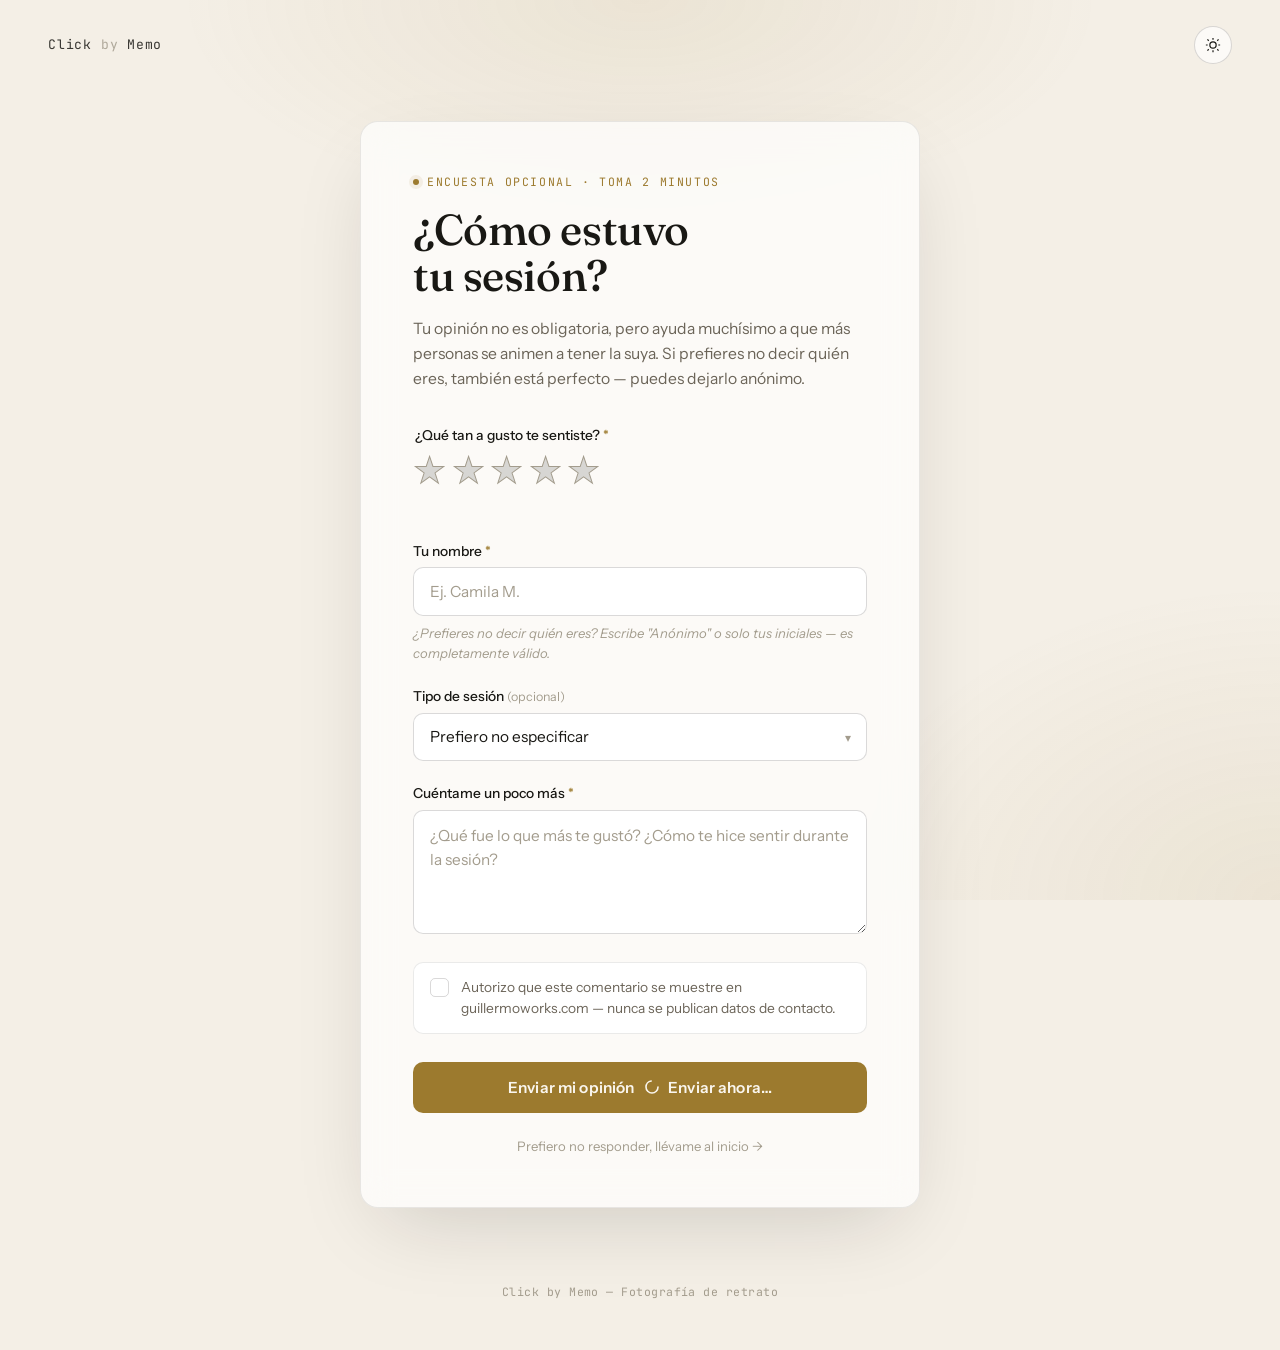
<file: encuesta.html>
<!DOCTYPE html>
<html lang="es">
<head>
<meta charset="UTF-8">
<meta name="viewport" content="width=device-width, initial-scale=1.0">
<title>Cuéntame cómo fue tu sesión — Click by Memo</title>
<meta name="description" content="Una reseña opcional y anónima si tú quieres. Toma dos minutos y ayuda a que más personas se animen a tener su sesión.">
<meta name="robots" content="noindex">

<!-- Favicon (reutiliza el de tu sitio) -->
<link rel="icon" href="image/icons/icono.ico">

<!-- Tipografías OBSCURA -->
<link rel="preconnect" href="https://fonts.googleapis.com">
<link rel="preconnect" href="https://fonts.gstatic.com" crossorigin>
<link href="https://fonts.googleapis.com/css2?family=Fraunces:ital,opsz,wght@0,9..144,300;0,9..144,400;0,9..144,500;0,9..144,600;1,9..144,400&family=Instrument+Sans:wght@400;500;600&family=JetBrains+Mono:wght@400;500&display=swap" rel="stylesheet">

<link rel="stylesheet" href="css/encuesta.css">
</head>
<body class="theme-dark" id="top">

  <!-- ░░ Header mínimo ░░ -->
  <header class="mini-nav">
    <a href="index.html" class="mini-nav__brand" aria-label="Volver al inicio — Click by Memo">
      Click <span>by</span> Memo
    </a>
    <button type="button" class="theme-toggle" id="themeToggle" aria-label="Cambiar a modo claro">
      <svg class="icon-moon" viewBox="0 0 24 24" width="18" height="18" fill="none" stroke="currentColor" stroke-width="1.6"><path d="M20 14.5A8.5 8.5 0 1 1 9.5 4a7 7 0 0 0 10.5 10.5Z"/></svg>
      <svg class="icon-sun" viewBox="0 0 24 24" width="18" height="18" fill="none" stroke="currentColor" stroke-width="1.6"><circle cx="12" cy="12" r="4.2"/><path d="M12 2.5v2.4M12 19.1v2.4M4.6 4.6l1.7 1.7M17.7 17.7l1.7 1.7M2.5 12h2.4M19.1 12h2.4M4.6 19.4l1.7-1.7M17.7 6.3l1.7-1.7"/></svg>
    </button>
  </header>

  <main class="survey-wrap">
    <div class="survey-card" data-state="form">

      <!-- ░░ Encabezado ░░ -->
      <p class="survey-eyebrow">Encuesta opcional · toma 2 minutos</p>
      <h1 class="survey-title">¿Cómo estuvo<br>tu sesión?</h1>
      <p class="survey-sub">
        Tu opinión no es obligatoria, pero ayuda muchísimo a que más personas se animen a tener
        la suya. Si prefieres no decir quién eres, también está perfecto — puedes dejarlo anónimo.
      </p>

      <!-- ░░ Formulario ░░ -->
      <form id="resenaForm" novalidate>

        <!-- Honeypot anti-bots -->
        <div class="hp-field" aria-hidden="true">
          <label for="website">No llenar este campo</label>
          <input type="text" id="website" name="website" tabindex="-1" autocomplete="off">
        </div>

        <!-- Calificación -->
        <fieldset class="field-group stars-group">
          <legend class="field-label">¿Qué tan a gusto te sentiste? <span class="req">*</span></legend>
          <div class="star-rating" id="starRating">
            <input type="radio" name="estrellas" id="star5" value="5"><label for="star5" title="Excelente">★</label>
            <input type="radio" name="estrellas" id="star4" value="4"><label for="star4" title="Muy bien">★</label>
            <input type="radio" name="estrellas" id="star3" value="3"><label for="star3" title="Bien">★</label>
            <input type="radio" name="estrellas" id="star2" value="2"><label for="star2" title="Regular">★</label>
            <input type="radio" name="estrellas" id="star1" value="1"><label for="star1" title="No tan bien">★</label>
          </div>
          <p class="star-feedback" id="starFeedback" aria-live="polite">&nbsp;</p>
        </fieldset>

        <!-- Nombre -->
        <div class="field-group">
          <label for="nombre" class="field-label">Tu nombre <span class="req">*</span></label>
          <input type="text" id="nombre" name="nombre" class="field-input" placeholder="Ej. Camila M." maxlength="150" required>
          <p class="field-hint">¿Prefieres no decir quién eres? Escribe "Anónimo" o solo tus iniciales — es completamente válido.</p>
        </div>

        <!-- Servicio -->
        <div class="field-group">
          <label for="servicio" class="field-label">Tipo de sesión <span class="field-optional">(opcional)</span></label>
          <div class="select-wrap">
            <select id="servicio" name="servicio" class="field-input">
              <option value="">Prefiero no especificar</option>
              <option value="lifestyle">Lifestyle</option>
              <option value="retrato">Retrato</option>
              <option value="corporativo">Corporativo</option>
              <option value="pareja">Pareja</option>
              <option value="producto">Producto</option>
              <option value="producto">Navideña</option>
              <option value="producto">Otro</option>
            </select>
          </div>
        </div>

        <!-- Comentario -->
        <div class="field-group">
          <label for="comentario" class="field-label">Cuéntame un poco más <span class="req">*</span></label>
          <textarea id="comentario" name="comentario" class="field-input" rows="4" maxlength="800" placeholder="¿Qué fue lo que más te gustó? ¿Cómo te hice sentir durante la sesión?" required></textarea>
        </div>

        <!-- Autorización -->
        <label class="checkbox-row" for="autoriza">
          <input type="checkbox" id="autoriza" name="autoriza">
          <span class="checkbox-box" aria-hidden="true">
            <svg viewBox="0 0 16 16" width="11" height="11"><path d="M2 8.5l3.5 3.5L14 3" fill="none" stroke="currentColor" stroke-width="2" stroke-linecap="round" stroke-linejoin="round"/></svg>
          </span>
          <span class="checkbox-text">Autorizo que este comentario se muestre en guillermoworks.com — nunca se publican datos de contacto.</span>
        </label>

        <p class="form-error" id="formError" role="alert"></p>

        <button type="submit" class="submit-btn" id="submitBtn">
          <span class="btn-label">Enviar mi opinión</span>
          <span class="btn-loading" hidden>
            <svg viewBox="0 0 24 24" width="16" height="16" class="spin"><circle cx="12" cy="12" r="9" fill="none" stroke="currentColor" stroke-width="2.4" stroke-dasharray="40" stroke-linecap="round"/></svg>
            Enviar ahora…
          </span>
        </button>

        <p class="skip-link"><a href="index.html">Prefiero no responder, llévame al inicio →</a></p>
      </form>

      <!-- ░░ Estado de éxito ░░ -->
      <div class="success-state">
        <div class="success-icon">
          <svg viewBox="0 0 52 52" width="52" height="52">
            <circle cx="26" cy="26" r="24" fill="none" stroke="currentColor" stroke-width="1.5" class="success-circle"/>
            <path fill="none" stroke="currentColor" stroke-width="2.5" stroke-linecap="round" stroke-linejoin="round" d="M15 27l7 7 15-15" class="success-check"/>
          </svg>
        </div>
        <h2 class="success-title">Gracias por tu tiempo</h2>
        <p class="success-sub">Tu opinión quedó registrada. Significa mucho, de verdad.</p>
        <a href="index.html" class="success-link">Volver al inicio →</a>
      </div>

    </div>
  </main>

  <footer class="mini-footer">
    <p>Click by Memo — Fotografía de retrato</p>
  </footer>

  <script src="js/encuesta.js"></script>
</body>
</html>
</file>
<file: css/encuesta.css>
/* ═══════════════════════════════════════════════════════
   ENCUESTA.CSS — Página de reseña, identidad OBSCURA
   Click by Memo · guillermoworks.com
═══════════════════════════════════════════════════════ */

:root{
  /* ░ Tema oscuro (default) ░ */
  --bg:         #0a0a0d;
  --bg-card:    #13131730;
  --bg-card-solid: #14141880;
  --surface:    #1a1a1f;
  --text:       #f4efe6;
  --text-dim:   #a8a29a;
  --text-faint: #6f6a63;
  --border:     rgba(244,239,230,0.10);
  --border-strong: rgba(244,239,230,0.18);
  --gold:       #c9a84c;
  --gold-soft:  #c9a84c22;
  --gold-text:  #0a0a0d;
  --error:      #d98a7a;
  --shadow:     0 30px 80px -20px rgba(0,0,0,0.6);
  --radius:     18px;
}

body.theme-light{
  --bg:         #f4efe6;
  --bg-card:    #ffffffb0;
  --bg-card-solid: #ffffffd8;
  --surface:    #ffffff;
  --text:       #191814;
  --text-dim:   #6b6458;
  --text-faint: #a39c8d;
  --border:     rgba(25,24,20,0.09);
  --border-strong: rgba(25,24,20,0.16);
  --gold:       #9c7a2e;
  --gold-soft:  #9c7a2e18;
  --gold-text:  #faf6ee;
  --error:      #b2503d;
  --shadow:     0 30px 80px -25px rgba(25,24,20,0.18);
}

*{ box-sizing: border-box; }
html{ scroll-behavior: smooth; }

body{
  margin:0;
  min-height:100vh;
  background: var(--bg);
  color: var(--text);
  font-family:'Instrument Sans', sans-serif;
  -webkit-font-smoothing: antialiased;
  transition: background .5s ease, color .5s ease;
  position: relative;
  overflow-x: hidden;
}

/* Textura de fondo sutil */
body::before{
  content:'';
  position: fixed; inset:0;
  background:
    radial-gradient(ellipse 60% 40% at 50% 0%, var(--gold-soft), transparent 60%),
    radial-gradient(ellipse 50% 50% at 100% 100%, var(--gold-soft), transparent 70%);
  pointer-events:none;
  z-index:0;
}

/* ─── Header mínimo ─── */
.mini-nav{
  position:relative; z-index:2;
  display:flex; align-items:center; justify-content:space-between;
  padding: 1.6rem clamp(1.25rem, 5vw, 3rem);
}
.mini-nav__brand{
  font-family:'JetBrains Mono', monospace;
  font-size:.82rem; letter-spacing:.06em;
  color: var(--text); text-decoration:none;
  opacity:.85; transition: opacity .25s;
}
.mini-nav__brand span{ color: var(--text-faint); }
.mini-nav__brand:hover{ opacity:1; }

.theme-toggle{
  width:38px; height:38px; border-radius:50%;
  border:1px solid var(--border-strong);
  background: var(--bg-card);
  color: var(--text);
  display:grid; place-items:center;
  cursor:pointer;
  transition: border-color .25s, transform .25s;
}
.theme-toggle:hover{ border-color: var(--gold); transform: scale(1.06); }
.icon-sun{ display:none; }
body.theme-light .icon-moon{ display:none; }
body.theme-light .icon-sun{ display:block; }

/* ─── Layout principal ─── */
.survey-wrap{
  position:relative; z-index:1;
  display:flex; justify-content:center;
  padding: clamp(1rem, 4vw, 2rem) clamp(1.25rem, 5vw, 2rem) 4rem;
}

.survey-card{
  width:100%; max-width: 560px;
  background: var(--bg-card);
  backdrop-filter: blur(16px);
  border:1px solid var(--border);
  border-radius: var(--radius);
  box-shadow: var(--shadow);
  padding: clamp(2rem, 6vw, 3.25rem);
  position: relative;
  animation: card-in .7s cubic-bezier(.16,1,.3,1) both;
}

@keyframes card-in{
  from{ opacity:0; transform: translateY(18px); }
  to{ opacity:1; transform: translateY(0); }
}

.survey-eyebrow{
  font-family:'JetBrains Mono', monospace;
  font-size:.72rem; letter-spacing:.14em; text-transform:uppercase;
  color: var(--gold);
  margin: 0 0 1.1rem;
  display:flex; align-items:center; gap:.5rem;
}
.survey-eyebrow::before{
  content:''; width:6px; height:6px; border-radius:50%;
  background: var(--gold);
  box-shadow: 0 0 0 4px var(--gold-soft);
}

.survey-title{
  font-family:'Fraunces', serif;
  font-optical-sizing: auto;
  font-weight:500;
  font-size: clamp(2rem, 5.5vw, 2.7rem);
  line-height:1.08;
  letter-spacing:-.01em;
  margin: 0 0 1rem;
}

.survey-sub{
  font-size:.98rem;
  line-height:1.6;
  color: var(--text-dim);
  margin: 0 0 2.25rem;
  max-width: 44ch;
}

/* ─── Campos ─── */
.field-group{ margin-bottom: 1.5rem; }

.field-label{
  display:block;
  font-size:.86rem;
  font-weight:500;
  margin-bottom:.55rem;
  color: var(--text);
}
.req{ color: var(--gold); }
.field-optional{
  font-size:.78rem;
  color: var(--text-faint);
  font-weight: 400;
}

.field-input{
  width:100%;
  background: var(--surface);
  border:1px solid var(--border-strong);
  border-radius:10px;
  padding:.85rem 1rem;
  font-family:'Instrument Sans', sans-serif;
  font-size:.96rem;
  color: var(--text);
  transition: border-color .25s, box-shadow .25s;
  appearance:none;
}
.field-input::placeholder{ color: var(--text-faint); }
.field-input:focus{
  outline:none;
  border-color: var(--gold);
  box-shadow: 0 0 0 3px var(--gold-soft);
}
textarea.field-input{ resize: vertical; min-height:100px; line-height:1.55; }

.select-wrap{ position:relative; }
.select-wrap::after{
  content:'▾';
  position:absolute; right:1rem; top:50%; transform:translateY(-50%);
  color: var(--text-faint);
  font-size:.75rem;
  pointer-events:none;
}
select.field-input{ cursor:pointer; padding-right:2.4rem; }

.field-hint{
  margin:.55rem 0 0;
  font-size:.82rem;
  line-height:1.5;
  color: var(--text-faint);
  font-style: italic;
}

/* ─── Honeypot (oculto) ─── */
.hp-field{
  position:absolute !important;
  width:1px; height:1px;
  overflow:hidden;
  opacity:0;
  left:-9999px;
}

/* ─── Estrellas ─── */
.stars-group{ border:none; padding:0; margin:0 0 1.75rem; }

.star-rating{
  display:flex;
  flex-direction: row-reverse;
  gap:.35rem;
  width: fit-content;
}
.star-rating input{
  position:absolute; opacity:0; pointer-events:none;
}
.star-rating label{
  font-size: clamp(1.9rem, 6vw, 2.3rem);
  line-height:1;
  color: var(--border-strong);
  cursor:pointer;
  transition: color .2s, transform .15s;
  -webkit-text-stroke: 1px var(--text-faint);
}
.star-rating label:hover,
.star-rating label:hover ~ label{
  color: var(--gold);
  -webkit-text-stroke: 1px var(--gold);
  transform: scale(1.08);
}
.star-rating input:checked ~ label{
  color: var(--gold);
  -webkit-text-stroke: 1px var(--gold);
}

.star-feedback{
  margin:.6rem 0 0;
  font-size:.82rem;
  color: var(--gold);
  min-height: 1.2em;
}

/* ─── Checkbox personalizado ─── */
.checkbox-row{
  display:flex; align-items:flex-start; gap:.75rem;
  cursor:pointer;
  margin: .25rem 0 1.75rem;
  padding: .9rem 1rem;
  background: var(--surface);
  border:1px solid var(--border);
  border-radius:10px;
  transition: border-color .25s;
}
.checkbox-row:hover{ border-color: var(--border-strong); }

.checkbox-row input{
  position:absolute; opacity:0; width:1px; height:1px;
}
.checkbox-box{
  flex-shrink:0;
  width:19px; height:19px;
  border-radius:5px;
  border:1.5px solid var(--border-strong);
  display:grid; place-items:center;
  color: transparent;
  margin-top:1px;
  transition: all .2s;
}
.checkbox-row input:checked ~ .checkbox-box{
  background: var(--gold);
  border-color: var(--gold);
  color: var(--gold-text);
}
.checkbox-row input:focus-visible ~ .checkbox-box{
  box-shadow: 0 0 0 3px var(--gold-soft);
}
.checkbox-text{
  font-size:.86rem;
  line-height:1.5;
  color: var(--text-dim);
}

/* ─── Error ─── */
.form-error{
  display:none;
  font-size:.85rem;
  color: var(--error);
  margin: -0.5rem 0 1.25rem;
}
.form-error.visible{ display:block; }

/* ─── Botón enviar ─── */
.submit-btn{
  width:100%;
  background: var(--gold);
  color: var(--gold-text);
  border:none;
  border-radius:10px;
  padding:1rem 1.5rem;
  font-family:'Instrument Sans', sans-serif;
  font-size:.96rem;
  font-weight:600;
  letter-spacing:.01em;
  cursor:pointer;
  display:flex; align-items:center; justify-content:center; gap:.6rem;
  transition: transform .2s, box-shadow .2s, opacity .2s;
}
.submit-btn:hover{
  box-shadow: 0 10px 30px -8px var(--gold-soft);
  transform: translateY(-1px);
}
.submit-btn:active{ transform: translateY(0); }
.submit-btn:disabled{ opacity:.65; cursor:not-allowed; transform:none; }

.btn-loading{ display:flex; align-items:center; gap:.5rem; }
.spin{ animation: spin 0.9s linear infinite; }
@keyframes spin{ to{ transform: rotate(360deg); } }

.skip-link{
  text-align:center;
  margin: 1.4rem 0 0;
}
.skip-link a{
  font-size:.82rem;
  color: var(--text-faint);
  text-decoration:none;
  border-bottom:1px solid transparent;
  transition: color .25s, border-color .25s;
}
.skip-link a:hover{
  color: var(--text-dim);
  border-color: var(--text-faint);
}

/* ─── Estado de éxito ─── */
.success-state{
  display:none;
  text-align:center;
  padding: 1.5rem 0 .5rem;
}
.survey-card[data-state="success"] form{ display:none; }
.survey-card[data-state="success"] .survey-eyebrow,
.survey-card[data-state="success"] .survey-title,
.survey-card[data-state="success"] .survey-sub{ display:none; }
.survey-card[data-state="success"] .success-state{
  display:block;
  animation: card-in .6s cubic-bezier(.16,1,.3,1) both;
}

.success-icon{ color: var(--gold); margin: 0 auto 1.4rem; width:52px; }
.success-circle{ opacity:.35; }
.success-check{
  stroke-dasharray: 32;
  stroke-dashoffset: 32;
  animation: draw-check .5s ease .3s forwards;
}
@keyframes draw-check{ to{ stroke-dashoffset:0; } }

.success-title{
  font-family:'Fraunces', serif;
  font-weight:500;
  font-size:1.7rem;
  margin: 0 0 .6rem;
}
.success-sub{
  color: var(--text-dim);
  font-size:.95rem;
  margin: 0 0 1.6rem;
}
.success-link{
  font-size:.85rem;
  color: var(--gold);
  text-decoration:none;
  border-bottom:1px solid var(--gold-soft);
  padding-bottom:2px;
  transition: opacity .25s;
}
.success-link:hover{ opacity:.75; }

/* ─── Footer ─── */
.mini-footer{
  position:relative; z-index:1;
  text-align:center;
  padding: 0 1rem 2.5rem;
  font-family:'JetBrains Mono', monospace;
  font-size:.72rem;
  letter-spacing:.04em;
  color: var(--text-faint);
}

/* ─── Responsive ─── */
@media (max-width: 480px){
  .survey-card{ padding: 1.75rem 1.4rem; border-radius:14px; }
  .star-rating label{ font-size:2rem; }
}

/* Respeta preferencia de movimiento reducido */
@media (prefers-reduced-motion: reduce){
  .survey-card, .success-state, .success-check{ animation:none !important; }
}
</file>
